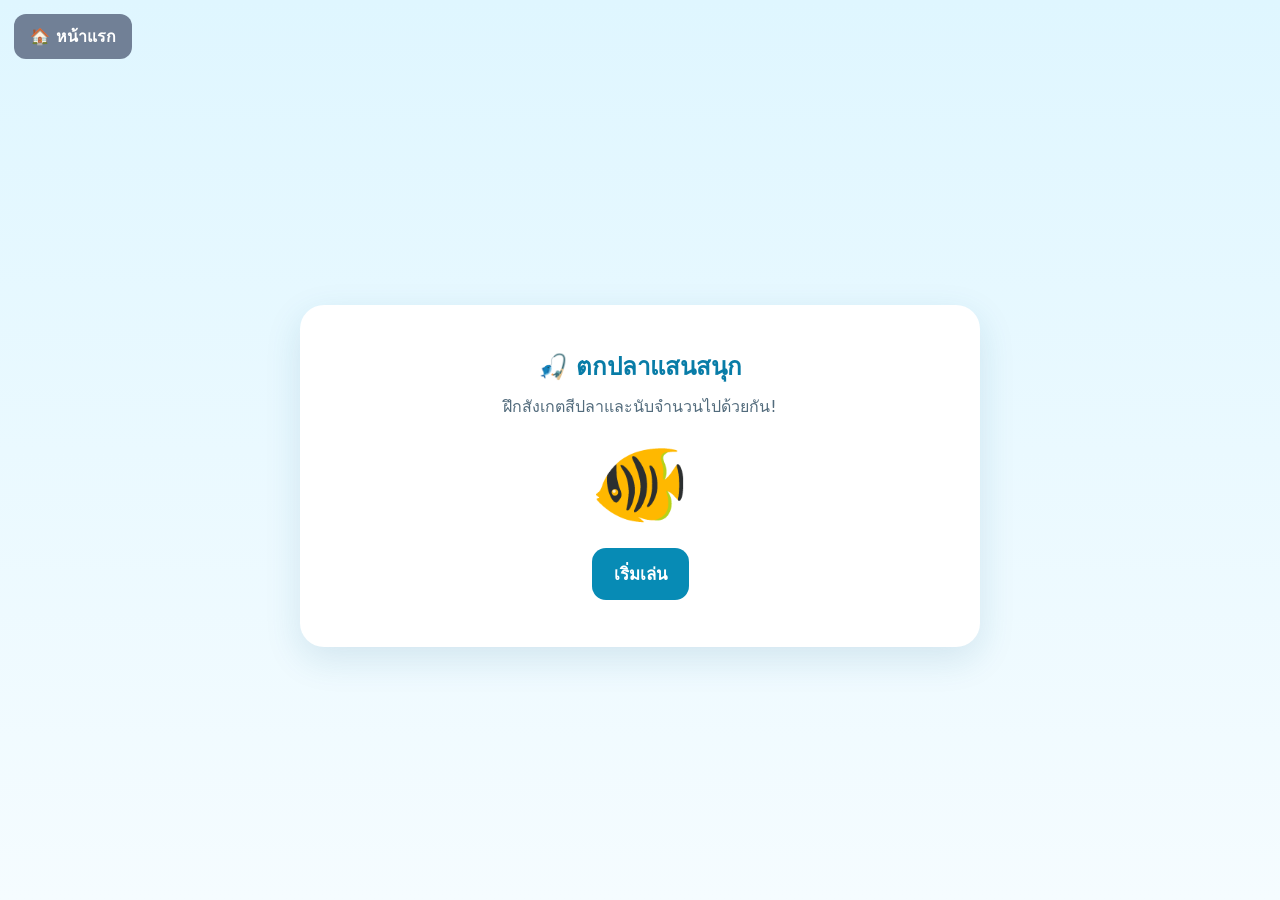
<file: fishing.html>
<!DOCTYPE html>
<html lang="th">
<head>
  <meta charset="UTF-8">
  <meta name="viewport" content="width=device-width, initial-scale=1">
  <title>ตกปลาแสนสนุก</title>

  <style>
    * {
      box-sizing: border-box;
    }

    body {
      margin: 0;
      min-height: 100vh;
      padding: 72px 20px 20px;
      display: grid;
      place-items: center;
      font-family: system-ui, sans-serif;
      color: #17324d;
      background: linear-gradient(#dff6ff, #f5fcff);
    }

    .home-link {
      position: fixed;
      top: 14px;
      left: 14px;
      z-index: 10;
      padding: 10px 16px;
      border-radius: 12px;
      color: white;
      background: #718096;
      font-weight: 700;
      text-decoration: none;
    }

    .home-link:hover {
      background: #526174;
    }

    .game {
      width: min(100%, 680px);
      padding: 24px;
      text-align: center;
      background: white;
      border-radius: 24px;
      box-shadow: 0 12px 36px #17618a22;
    }

    h1 {
      margin: 0 0 8px;
      color: #087ca7;
    }

    .intro {
      margin: 0 0 18px;
      color: #526b7c;
    }

    .home-screen {
      padding: 18px 8px;
    }

    .home-fish {
      margin: 12px 0;
      font-size: 5rem;
      animation: homeBob 1.2s ease-in-out infinite alternate;
    }

    @keyframes homeBob {
      from { transform: translateY(-6px) rotate(-5deg); }
      to { transform: translateY(6px) rotate(5deg); }
    }

    .mission {
      padding: 14px;
      margin: 16px 0;
      border-radius: 16px;
      background: #fff6d9;
      font-size: 1.15rem;
      font-weight: 700;
    }

    .pond {
      position: relative;
      min-height: 230px;
      overflow: hidden;
      border: 6px solid #a9e5ed;
      border-radius: 22px;
      background:
        radial-gradient(ellipse at 20% 25%, #ffffff55 0 2px, transparent 4px),
        radial-gradient(ellipse at 75% 65%, #ffffff44 0 3px, transparent 5px),
        linear-gradient(#61c9e8, #168bb9);
      background-size: 80px 70px, 110px 90px, auto;
    }

    .pond::before {
      content: "🌿";
      position: absolute;
      bottom: 8px;
      left: 18px;
      font-size: 2rem;
    }

    .pond::after {
      content: "🌿";
      position: absolute;
      right: 18px;
      bottom: 8px;
      font-size: 2rem;
    }

    .fish {
      position: absolute;
      top: 50%;
      left: 8%;
      font-size: 5rem;
      transform: translateY(-50%);
      filter: drop-shadow(0 5px 2px #064f6a55);
    }

    .fish.swimming {
      animation: swim 3s ease-in-out infinite alternate;
    }

    @keyframes swim {
      from {
        left: 8%;
        transform: translateY(calc(-50% - 10px)) scaleX(1);
        filter: hue-rotate(0deg) drop-shadow(0 5px 2px #064f6a55);
      }
      to {
        left: 72%;
        transform: translateY(calc(-50% + 10px)) scaleX(-1);
        filter: hue-rotate(240deg) drop-shadow(0 5px 2px #064f6a55);
      }
    }

    .status {
      min-height: 54px;
      margin: 14px 0 8px;
      font-size: 1.1rem;
      font-weight: 700;
    }

    .progress {
      margin: 8px 0 16px;
    }

    button {
      min-height: 52px;
      padding: 12px 22px;
      margin: 5px;
      border: 0;
      border-radius: 14px;
      color: white;
      background: #078bb5;
      font: inherit;
      font-size: 1.05rem;
      font-weight: 700;
      cursor: pointer;
      touch-action: manipulation;
    }

    button:hover {
      background: #066d91;
    }

    button:disabled {
      opacity: 0.55;
      cursor: not-allowed;
    }

    .secondary {
      color: #17617a;
      background: #e1f5fa;
    }

    .secondary:hover {
      background: #c8edf5;
    }

    .stars {
      margin-top: 12px;
      color: #e39a00;
      font-size: 1.25rem;
      font-weight: 700;
    }

    [hidden] {
      display: none !important;
    }

    @media (max-width: 480px) {
      body {
        padding: 70px 12px 12px;
      }

      .game {
        padding: 18px 12px;
      }

      .pond {
        min-height: 200px;
      }

      .fish {
        font-size: 4rem;
      }
    }
  </style>
</head>

<body>
  <a class="home-link" href="index.html">🏠 หน้าแรก</a>

  <main class="game">
    <section id="homeScreen" class="home-screen">
      <h1>🎣 ตกปลาแสนสนุก</h1>
      <p class="intro">ฝึกสังเกตสีปลาและนับจำนวนไปด้วยกัน!</p>
      <div class="home-fish" aria-hidden="true">🐠</div>
      <button id="startButton" type="button">เริ่มเล่น</button>
    </section>

    <section id="gameScreen" hidden>
      <h1>🎣 ตกปลาแสนสนุก</h1>
      <p class="intro">สังเกตสีปลา แล้วช่วยกันนับให้ครบภารกิจนะ!</p>

      <div class="mission" id="mission"></div>

      <div class="pond" aria-label="บ่อตกปลา">
        <div class="fish swimming" id="fish" aria-label="ปลาที่กำลังว่าย">🐟</div>
      </div>

      <div class="status" id="status" aria-live="polite">
        พร้อมแล้วหรือยัง? กดหย่อนเบ็ดได้เลย!
      </div>

      <div class="progress" id="progress"></div>

      <button id="actionButton" type="button">หย่อนเบ็ด</button>
      <button class="secondary" id="restartButton" type="button">เริ่มใหม่</button>

      <div class="stars" id="stars">ดาวที่ได้: 0 ⭐</div>
    </section>
  </main>

  <script>
    const fishTypes = [
      { emoji: "🐠", color: "สีส้ม" },
      { emoji: "🐟", color: "สีน้ำเงิน" },
      { emoji: "🐡", color: "สีเหลือง" },
      { emoji: "🐠", color: "สีแดง" },
      { emoji: "🐟", color: "สีเขียว" }
    ];

    const homeScreen = document.getElementById("homeScreen");
    const gameScreen = document.getElementById("gameScreen");
    const missionEl = document.getElementById("mission");
    const statusEl = document.getElementById("status");
    const progressEl = document.getElementById("progress");
    const fishEl = document.getElementById("fish");
    const starsEl = document.getElementById("stars");
    const actionButton = document.getElementById("actionButton");

    let targetFish;
    let caughtCount = 0;
    let stars = 0;
    let isWaitingForFish = false;
    let canReelIn = false;
    let fishingTimer = null;
    let missionTimer = null;

    function newMission() {
      targetFish = fishTypes[Math.floor(Math.random() * fishTypes.length)];
      caughtCount = 0;

      missionEl.textContent =
        `ภารกิจ: ตกปลา${targetFish.color}ให้ได้ 3 ตัว`;

      updateProgress();
    }

    function updateProgress() {
      progressEl.textContent = `ตกได้แล้ว ${caughtCount} / 3 ตัว`;
    }

    function startGame() {
      homeScreen.hidden = true;
      gameScreen.hidden = false;

      newMission();

      fishEl.textContent = "🐟";
      fishEl.classList.add("swimming");
      statusEl.textContent = "พร้อมแล้วหรือยัง? กดหย่อนเบ็ดได้เลย!";
      actionButton.disabled = false;
      actionButton.textContent = "หย่อนเบ็ด";
    }

    function castLine() {
      if (isWaitingForFish || canReelIn) return;

      isWaitingForFish = true;
      fishEl.classList.remove("swimming");
      fishEl.textContent = "🎣";

      actionButton.disabled = true;
      actionButton.textContent = "รอปลากินเหยื่อ...";
      statusEl.textContent = "ค่อย ๆ รอนะ... ปลาอาจกำลังว่ายมา";

      const waitTime = 1000 + Math.random() * 1800;

      fishingTimer = setTimeout(() => {
        isWaitingForFish = false;
        canReelIn = true;

        fishEl.textContent = "❗";
        statusEl.textContent = "ปลากินเหยื่อแล้ว! รีบดึงเบ็ดเลย!";
        actionButton.disabled = false;
        actionButton.textContent = "ดึงเบ็ด!";
      }, waitTime);
    }

    function reelIn() {
      if (!canReelIn) return;

      canReelIn = false;

      const caughtFish = fishTypes[
        Math.floor(Math.random() * fishTypes.length)
      ];

      fishEl.textContent = caughtFish.emoji;

      if (caughtFish.color === targetFish.color) {
        caughtCount++;
        statusEl.textContent = `เยี่ยมมาก! ได้ปลา${caughtFish.color} 🥳`;
        updateProgress();
      } else {
        statusEl.textContent =
          `ได้ปลา${caughtFish.color} ลองสังเกตสีเป้าหมายอีกครั้งนะ 🙂`;
      }

      fishEl.classList.add("swimming");

      if (caughtCount >= 3) {
        stars++;
        starsEl.textContent = `ดาวที่ได้: ${stars} ⭐`;
        statusEl.textContent = "ทำภารกิจสำเร็จแล้ว เก่งมาก! ⭐";
        actionButton.disabled = true;
        actionButton.textContent = "ภารกิจสำเร็จ!";

        missionTimer = setTimeout(() => {
          newMission();
          statusEl.textContent = "ภารกิจใหม่มาแล้ว! ลุยกันต่อเลย";
          actionButton.disabled = false;
          actionButton.textContent = "หย่อนเบ็ด";
        }, 1400);

        return;
      }

      actionButton.disabled = false;
      actionButton.textContent = "หย่อนเบ็ด";
    }

    function resetGame() {
      clearTimeout(fishingTimer);
      clearTimeout(missionTimer);

      caughtCount = 0;
      stars = 0;
      isWaitingForFish = false;
      canReelIn = false;

      starsEl.textContent = "ดาวที่ได้: 0 ⭐";
      fishEl.textContent = "🐟";
      fishEl.classList.add("swimming");
      statusEl.textContent = "เริ่มเล่นกันใหม่ได้เลย!";
      actionButton.disabled = false;
      actionButton.textContent = "หย่อนเบ็ด";

      newMission();
    }

    document
      .getElementById("startButton")
      .addEventListener("click", startGame);

    document
      .getElementById("restartButton")
      .addEventListener("click", resetGame);

    actionButton.addEventListener("click", () => {
      if (isWaitingForFish) return;

      if (canReelIn) {
        reelIn();
      } else {
        castLine();
      }
    });
  </script>
</body>
</html>
</file>
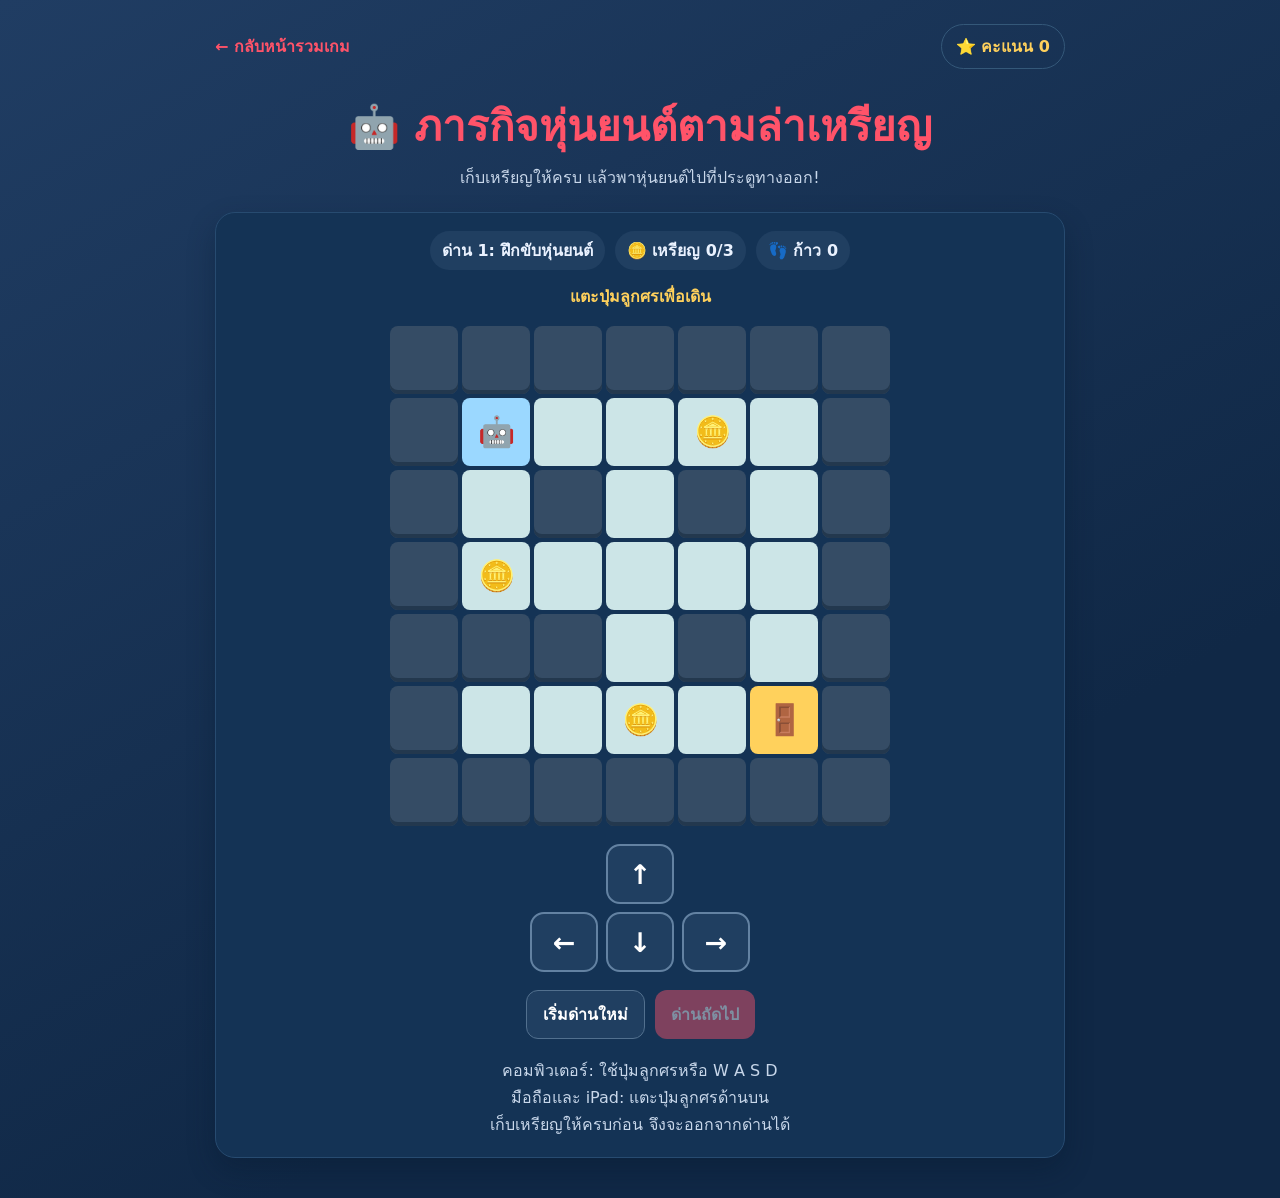
<file: maze.html>
<!DOCTYPE html>
<html lang="th">
<head>
  <meta charset="UTF-8">
  <meta name="viewport" content="width=device-width, initial-scale=1">
  <title>ภารกิจหุ่นยนต์ตามล่าเหรียญ</title>

  <style>
    :root {
      color-scheme: dark;
      font-family: system-ui, -apple-system, "Segoe UI", sans-serif;
      background: #102846;
      color: #f5f8ff;
    }

    * {
      box-sizing: border-box;
    }

    body {
      margin: 0;
      min-height: 100vh;
      padding: 24px 16px 40px;
      background: linear-gradient(150deg, #203d63, #102846 70%);
    }

    button, a {
      font: inherit;
    }

    .page {
      width: min(850px, 100%);
      margin: 0 auto;
    }

    header {
      display: flex;
      justify-content: space-between;
      align-items: center;
      gap: 12px;
      margin-bottom: 24px;
    }

    .back {
      color: #ff5369;
      text-decoration: none;
      font-weight: 700;
    }

    .score-pill {
      padding: 9px 14px;
      border: 1px solid #345879;
      border-radius: 999px;
      color: #ffd15c;
      font-weight: 700;
      white-space: nowrap;
    }

    h1 {
      margin: 10px 0 6px;
      text-align: center;
      color: #ff5369;
      font-size: clamp(26px, 6vw, 42px);
    }

    .subtitle {
      margin: 0 0 22px;
      text-align: center;
      color: #c8d7ea;
    }

    .panel {
      padding: 18px;
      border: 1px solid #274b70;
      border-radius: 20px;
      background: #143355;
      box-shadow: 0 12px 28px #07182d55;
    }

    .game-info {
      display: flex;
      flex-wrap: wrap;
      justify-content: center;
      gap: 10px;
      margin-bottom: 14px;
    }

    .badge {
      padding: 7px 12px;
      border-radius: 999px;
      background: #203f61;
      color: #eaf2ff;
      font-weight: 700;
    }

    #message {
      min-height: 28px;
      margin: 8px 0 14px;
      text-align: center;
      color: #ffd15c;
      font-weight: 700;
    }

    #board {
      display: grid;
      width: min(100%, 500px);
      margin: 0 auto;
      gap: 4px;
      touch-action: manipulation;
      user-select: none;
      -webkit-user-select: none;
    }

    .tile {
      display: grid;
      aspect-ratio: 1;
      place-items: center;
      border-radius: 8px;
      background: #d8e8ef;
      color: #102846;
      font-size: clamp(17px, 5vw, 30px);
      line-height: 1;
    }

    .tile.wall {
      background: #354c65;
      box-shadow: inset 0 -4px 0 #23384e;
    }

    .tile.path {
      background: #cce5e7;
    }

    .tile.exit {
      background: #ffd15c;
    }

    .tile.robot {
      background: #9bd8ff;
    }

    /* ปุ่มลูกศรบนหน้าจอ */
    .controls {
      display: grid;
      grid-template-columns: repeat(3, 68px);
      grid-template-rows: repeat(2, 60px);
      justify-content: center;
      gap: 8px;
      margin: 18px auto 0;
    }

    .control {
      display: grid;
      place-items: center;
      border: 2px solid #6382a2;
      border-radius: 14px;
      background: #203f61;
      color: white;
      font-size: 27px;
      font-weight: 800;
      cursor: pointer;
      touch-action: manipulation;
      -webkit-tap-highlight-color: transparent;
      user-select: none;
      -webkit-user-select: none;
    }

    .control:active {
      background: #ff5369;
      transform: scale(.96);
    }

    .control[data-dir="up"] {
      grid-column: 2;
      grid-row: 1;
    }

    .control[data-dir="left"] {
      grid-column: 1;
      grid-row: 2;
    }

    .control[data-dir="down"] {
      grid-column: 2;
      grid-row: 2;
    }

    .control[data-dir="right"] {
      grid-column: 3;
      grid-row: 2;
    }

    .actions {
      display: flex;
      justify-content: center;
      flex-wrap: wrap;
      gap: 10px;
      margin-top: 18px;
    }

    .action-button {
      min-height: 46px;
      border: 0;
      border-radius: 12px;
      padding: 11px 16px;
      background: #ff5369;
      color: white;
      font-weight: 800;
      cursor: pointer;
      touch-action: manipulation;
    }

    .action-button.secondary {
      border: 1px solid #52708e;
      background: #203f61;
    }

    .action-button:disabled {
      opacity: .45;
      cursor: not-allowed;
    }

    .help {
      margin: 18px auto 0;
      max-width: 600px;
      color: #c8d7ea;
      line-height: 1.7;
      text-align: center;
    }

    @media (max-width: 480px) {
      body {
        padding: 16px 10px 28px;
      }

      .panel {
        padding: 12px 8px;
      }

      #board {
        gap: 3px;
      }

      .tile {
        border-radius: 5px;
        font-size: clamp(16px, 6vw, 26px);
      }

      .controls {
        grid-template-columns: repeat(3, 64px);
        grid-template-rows: repeat(2, 58px);
      }
    }
  </style>
</head>

<body>
  <main class="page">
    <header>
      <a class="back" href="index.html">← กลับหน้ารวมเกม</a>
      <div class="score-pill">⭐ คะแนน <span id="score">0</span></div>
    </header>

    <h1>🤖 ภารกิจหุ่นยนต์ตามล่าเหรียญ</h1>
    <p class="subtitle">เก็บเหรียญให้ครบ แล้วพาหุ่นยนต์ไปที่ประตูทางออก!</p>

    <section class="panel" aria-label="เกมเขาวงกต">
      <div class="game-info">
        <span class="badge" id="levelLabel">ด่าน 1</span>
        <span class="badge">🪙 เหรียญ <span id="coinCount">0/0</span></span>
        <span class="badge">👣 ก้าว <span id="steps">0</span></span>
      </div>

      <div id="message" role="status" aria-live="polite">
        แตะปุ่มลูกศรเพื่อเดิน
      </div>

      <div id="board" aria-label="กระดานเขาวงกต"></div>

      <div class="controls" aria-label="ปุ่มบังคับทิศทาง">
        <button class="control" type="button" data-dir="up" aria-label="ขึ้น">↑</button>
        <button class="control" type="button" data-dir="left" aria-label="ซ้าย">←</button>
        <button class="control" type="button" data-dir="down" aria-label="ลง">↓</button>
        <button class="control" type="button" data-dir="right" aria-label="ขวา">→</button>
      </div>

      <div class="actions">
        <button class="action-button secondary" type="button" id="restartButton">
          เริ่มด่านใหม่
        </button>
        <button class="action-button" type="button" id="nextButton" disabled>
          ด่านถัดไป
        </button>
      </div>

      <p class="help">
        คอมพิวเตอร์: ใช้ปุ่มลูกศรหรือ W A S D<br>
        มือถือและ iPad: แตะปุ่มลูกศรด้านบน<br>
        เก็บเหรียญให้ครบก่อน จึงจะออกจากด่านได้
      </p>
    </section>
  </main>

  <script>
    "use strict";

    const levels = [
      {
        name: "ด่าน 1: ฝึกขับหุ่นยนต์",
        par: 16,
        map: [
          "#######",
          "#S..C.#",
          "#.#.#.#",
          "#C....#",
          "###.#.#",
          "#..C.E#",
          "#######"
        ]
      },
      {
        name: "ด่าน 2: ทางเดินคดเคี้ยว",
        par: 22,
        map: [
          "########",
          "#S..#..#",
          "#...#C.#",
          "#......#",
          "#C.##..#",
          "#...#..#",
          "##..C.E#",
          "########"
        ]
      },
      {
        name: "ด่าน 3: ห้องทดลองลับ",
        par: 25,
        map: [
          "#########",
          "#S..#...#",
          "#.#.#.#C#",
          "#.#.....#",
          "#C..#...#",
          "###.###.#",
          "#...C...#",
          "#.#.#.#E#",
          "#########"
        ]
      },
      {
        name: "ด่าน 4: สะพานพลังงาน",
        par: 24,
        map: [
          "########",
          "#S...C.#",
          "#.#.##.#",
          "#.#....#",
          "#C..##.#",
          "###....#",
          "#...C.E#",
          "########"
        ]
      },
      {
        name: "ด่าน 5: ภารกิจสุดท้าย",
        par: 28,
        map: [
          "#########",
          "#S..#...#",
          "#.#.#.#C#",
          "#.#.....#",
          "#C..#...#",
          "###.###.#",
          "#...C...#",
          "#.#.#.#E#",
          "#########"
        ]
      }
    ];

    const SAVE_KEY = "robotMazeSave";

    function readSavedScore() {
      try {
        const saved = JSON.parse(localStorage.getItem(SAVE_KEY) || "{}");
        return Number(saved.score) || 0;
      } catch (error) {
        return 0;
      }
    }

    let totalScore = readSavedScore();
    let levelIndex = 0;
    let player = { row: 0, col: 0 };
    let exit = { row: 0, col: 0 };
    let walls = new Set();
    let coins = new Set();
    let initialCoinCount = 0;
    let steps = 0;
    let won = false;

    const board = document.getElementById("board");
    const message = document.getElementById("message");
    const nextButton = document.getElementById("nextButton");

    function saveScore() {
      document.getElementById("score").textContent = totalScore;

      try {
        localStorage.setItem(SAVE_KEY, JSON.stringify({ score: totalScore }));
      } catch (error) {
        // เกมยังเล่นได้ แม้เบราว์เซอร์จะปิดการบันทึกข้อมูลไว้
      }
    }

    function cellKey(row, col) {
      return `${row},${col}`;
    }

    function loadLevel() {
      const level = levels[levelIndex];

      walls = new Set();
      coins = new Set();
      steps = 0;
      won = false;
      nextButton.disabled = true;
      nextButton.textContent = "ด่านถัดไป";

      level.map.forEach((line, row) => {
        [...line].forEach((cell, col) => {
          if (cell === "S") {
            player = { row, col };
          } else if (cell === "E") {
            exit = { row, col };
          } else if (cell === "#") {
            walls.add(cellKey(row, col));
          } else if (cell === "C") {
            coins.add(cellKey(row, col));
          }
        });
      });

      initialCoinCount = coins.size;
      document.getElementById("levelLabel").textContent = level.name;
      message.textContent = "แตะปุ่มลูกศรเพื่อเดิน";
      render();
    }

    function render() {
      const map = levels[levelIndex].map;
      const width = map[0].length;

      board.style.gridTemplateColumns = `repeat(${width}, 1fr)`;
      board.innerHTML = "";

      map.forEach((line, row) => {
        [...line].forEach((cell, col) => {
          const tile = document.createElement("div");
          tile.className = "tile";

          if (cell === "#") {
            tile.classList.add("wall");
          } else {
            tile.classList.add("path");
          }

          const spot = cellKey(row, col);

          if (row === exit.row && col === exit.col) {
            tile.classList.add("exit");
            tile.textContent = "🚪";
          }

          if (coins.has(spot)) {
            tile.textContent = "🪙";
          }

          if (row === player.row && col === player.col) {
            tile.classList.add("robot");
            tile.textContent = "🤖";
          }

          board.appendChild(tile);
        });
      });

      document.getElementById("coinCount").textContent =
        `${initialCoinCount - coins.size}/${initialCoinCount}`;

      document.getElementById("steps").textContent = steps;
      saveScore();
    }

    function move(direction) {
      if (won) return;

      const deltas = {
        up: [-1, 0],
        down: [1, 0],
        left: [0, -1],
        right: [0, 1]
      };

      const delta = deltas[direction];
      if (!delta) return;

      const nextRow = player.row + delta[0];
      const nextCol = player.col + delta[1];
      const map = levels[levelIndex].map;

      // ป้องกันเดินออกนอกกระดานหรือชนกำแพง
      if (
        nextRow < 0 ||
        nextRow >= map.length ||
        nextCol < 0 ||
        nextCol >= map[nextRow].length ||
        walls.has(cellKey(nextRow, nextCol))
      ) {
        return;
      }

      player = { row: nextRow, col: nextCol };
      steps++;

      const spot = cellKey(nextRow, nextCol);

      if (coins.has(spot)) {
        coins.delete(spot);
        message.textContent = "เก็บเหรียญได้แล้ว! ไปต่อเลย";
      }

      render();

      if (player.row === exit.row && player.col === exit.col) {
        if (coins.size === 0) {
          finishLevel();
        } else {
          message.textContent = `ยังเหลือเหรียญอีก ${coins.size} เหรียญ ไปเก็บก่อนนะ`;
        }
      }
    }

    function finishLevel() {
      if (won) return;

      won = true;

      const bonus = Math.max(0, (levels[levelIndex].par - steps) * 2);
      const earned = initialCoinCount * 10 + 50 + bonus;

      totalScore += earned;
      saveScore();

      message.textContent = `ผ่านด่านแล้ว! ได้ ${earned} คะแนน ⭐`;
      nextButton.disabled = false;
      nextButton.textContent =
        levelIndex === levels.length - 1
          ? "กลับไปเล่นด่านแรก"
          : "ด่านถัดไป";
    }

    document.addEventListener("keydown", event => {
      const keys = {
        ArrowUp: "up",
        ArrowDown: "down",
        ArrowLeft: "left",
        ArrowRight: "right",
        w: "up",
        W: "up",
        s: "down",
        S: "down",
        a: "left",
        A: "left",
        d: "right",
        D: "right"
      };

      const direction = keys[event.key];

      if (direction) {
        event.preventDefault();
        move(direction);
      }
    });

    document.querySelectorAll(".control").forEach(button => {
      button.addEventListener("click", () => {
        move(button.dataset.dir);
      });
    });

    document.getElementById("restartButton").addEventListener("click", loadLevel);

    nextButton.addEventListener("click", () => {
      if (levelIndex < levels.length - 1) {
        levelIndex++;
      } else {
        levelIndex = 0;
      }

      loadLevel();
    });

    document.getElementById("score").textContent = totalScore;
    loadLevel();
  </script>
</body>
</html>
</file>
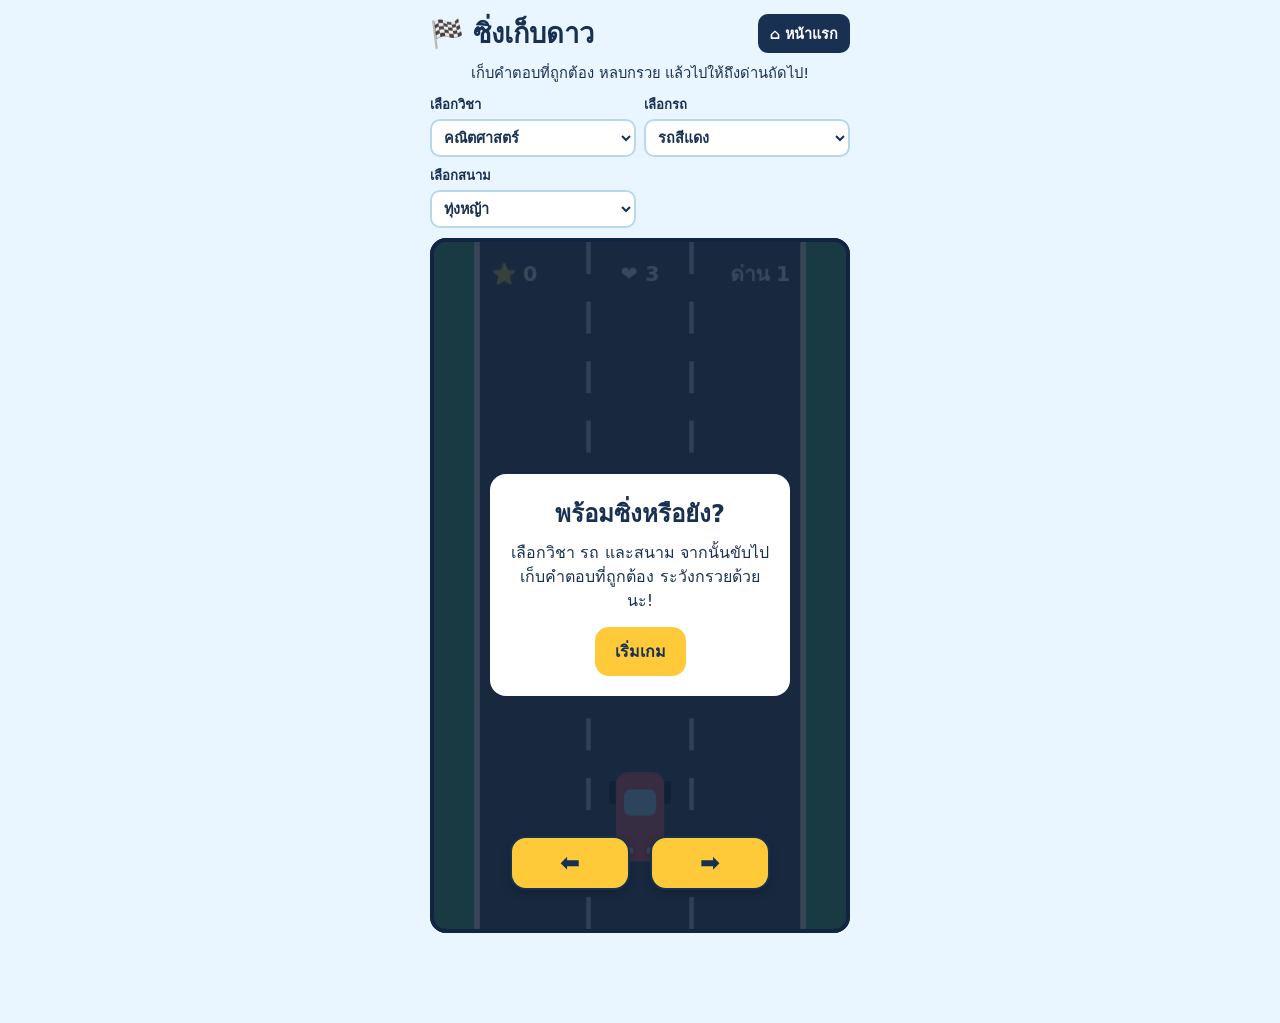
<file: sing-kep-dao.html>
<!DOCTYPE html>
<html lang="th">
<head>
  <meta charset="UTF-8">
  <meta name="viewport" content="width=device-width, initial-scale=1, viewport-fit=cover">
  <meta name="theme-color" content="#eaf6ff">
  <title>ซิ่งเก็บดาว</title>

  <style>
    * {
      box-sizing: border-box;
    }

    body {
      margin: 0;
      min-height: 100vh;
      min-height: 100dvh;
      padding: 12px 12px calc(90px + env(safe-area-inset-bottom));
      background: #eaf6ff;
      color: #183153;
      font-family: system-ui, sans-serif;
    }

    .game {
      width: min(100%, 420px);
      margin: 0 auto;
      text-align: center;
    }

    .game-top {
      display: flex;
      justify-content: space-between;
      align-items: center;
      gap: 8px;
      margin-bottom: 6px;
    }

    h1 {
      margin: 0;
      font-size: clamp(1.25rem, 5vw, 1.7rem);
    }

    .home-btn {
      flex: 0 0 auto;
      padding: 8px 12px;
      border-radius: 10px;
      background: #183153;
      color: white;
      text-decoration: none;
      font-weight: 700;
      font-size: .9rem;
    }

    .home-btn:hover {
      background: #294b73;
    }

    .help {
      margin: 0 0 10px;
      font-size: .92rem;
    }

    .options {
      display: grid;
      grid-template-columns: 1fr 1fr;
      gap: 8px;
      margin-bottom: 10px;
      text-align: left;
    }

    .options label {
      font-size: .82rem;
      font-weight: 700;
    }

    .options select {
      width: 100%;
      margin-top: 4px;
      padding: 8px;
      border: 2px solid #b9d7ec;
      border-radius: 10px;
      background: white;
      color: #183153;
      font: inherit;
      font-size: .9rem;
    }

    .stage {
      position: relative;
      width: 100%;
    }

    canvas {
      display: block;
      width: 100%;
      height: auto;
      border: 4px solid #183153;
      border-radius: 16px;
      background: #333;
      touch-action: none;
    }

    .overlay {
      position: absolute;
      inset: 0;
      display: grid;
      place-items: center;
      padding: 18px;
      border-radius: 16px;
      background: rgba(16, 36, 61, .83);
      color: white;
      z-index: 5;
    }

    .overlay.hidden {
      display: none;
    }

    .panel {
      width: min(100%, 300px);
      padding: 20px;
      border-radius: 16px;
      background: white;
      color: #183153;
    }

    .panel h2 {
      margin: 0 0 8px;
    }

    .panel p {
      line-height: 1.5;
      margin: 0 0 14px;
    }

    button {
      border: 0;
      border-radius: 14px;
      padding: 12px 20px;
      background: #ffca3a;
      color: #183153;
      font: inherit;
      font-weight: 800;
      cursor: pointer;
      touch-action: manipulation;
      -webkit-tap-highlight-color: transparent;
    }

    button:active {
      transform: scale(.97);
    }

    .controls {
      position: fixed;
      left: 50%;
      bottom: calc(10px + env(safe-area-inset-bottom));
      z-index: 20;
      display: flex;
      justify-content: center;
      gap: 20px;
      width: min(calc(100% - 24px), 300px);
      transform: translateX(-50%);
      pointer-events: none;
    }

    .controls button {
      width: 120px;
      min-height: 54px;
      padding: 8px 16px;
      border: 2px solid #183153;
      border-radius: 16px;
      background: #ffca3a;
      font-size: 1.5rem;
      box-shadow: 0 4px 10px rgba(0, 0, 0, .2);
      pointer-events: auto;
      touch-action: none;
      -webkit-user-select: none;
      user-select: none;
    }

    @media (max-height: 700px) {
      body {
        padding-top: 8px;
      }

      .help {
        margin-bottom: 6px;
      }

      .options {
        margin-bottom: 6px;
      }

      .controls button {
        min-height: 48px;
      }
    }
  </style>
</head>

<body>
  <main class="game">
    <div class="game-top">
      <h1>🏁 ซิ่งเก็บดาว</h1>
      <a class="home-btn" href="index.html">⌂ หน้าแรก</a>
    </div>

    <p class="help">เก็บคำตอบที่ถูกต้อง หลบกรวย แล้วไปให้ถึงด่านถัดไป!</p>

    <div class="options">
      <label>
        เลือกวิชา
        <select id="subject">
          <option value="math">คณิตศาสตร์</option>
          <option value="thai">ภาษาไทย</option>
          <option value="english">ภาษาอังกฤษ</option>
          <option value="general">ความรู้ทั่วไป</option>
        </select>
      </label>

      <label>
        เลือกรถ
        <select id="carColor">
          <option value="#ff595e">รถสีแดง</option>
          <option value="#1982c4">รถสีน้ำเงิน</option>
          <option value="#8ac926">รถสีเขียว</option>
          <option value="#9b5de5">รถสีม่วง</option>
        </select>
      </label>

      <label>
        เลือกสนาม
        <select id="track">
          <option value="meadow">ทุ่งหญ้า</option>
          <option value="desert">ทะเลทราย</option>
          <option value="space">อวกาศ</option>
        </select>
      </label>
    </div>

    <div class="stage">
      <canvas id="gameCanvas" width="360" height="600" aria-label="สนามเกมซิ่งเก็บดาว"></canvas>

      <div class="overlay" id="overlay">
        <div class="panel">
          <h2 id="overlayTitle">พร้อมซิ่งหรือยัง?</h2>
          <p id="overlayText">
            เลือกวิชา รถ และสนาม จากนั้นขับไปเก็บคำตอบที่ถูกต้อง ระวังกรวยด้วยนะ!
          </p>
          <button id="startButton" type="button">เริ่มเกม</button>
        </div>
      </div>
    </div>
  </main>

  <div class="controls" aria-label="ปุ่มควบคุมรถ">
    <button id="leftButton" type="button" aria-label="เลี้ยวซ้าย">⬅️</button>
    <button id="rightButton" type="button" aria-label="เลี้ยวขวา">➡️</button>
  </div>

  <script>
    "use strict";

    const canvas = document.getElementById("gameCanvas");
    const ctx = canvas.getContext("2d");

    const overlay = document.getElementById("overlay");
    const overlayTitle = document.getElementById("overlayTitle");
    const overlayText = document.getElementById("overlayText");
    const startButton = document.getElementById("startButton");

    const subjectSelect = document.getElementById("subject");
    const carSelect = document.getElementById("carColor");
    const trackSelect = document.getElementById("track");

    const W = canvas.width;
    const H = canvas.height;
    const laneX = [90, 180, 270];
    const carY = 500;

    let lane = 1;
    let score = 0;
    let lives = 3;
    let stage = 1;
    let speed = 170;
    let answers = [];
    let cones = [];
    let running = false;
    let lastTime = 0;
    let answerTimer = 0;
    let coneTimer = 0;
    let roadOffset = 0;
    let message = "เก็บคำตอบให้ถูกนะ!";
    let messageTimer = 0;

    const questionBanks = {
      thai: [
        { q: "คำตรงข้ามของ “สูง” คือ?", choices: ["ต่ำ", "กว้าง", "ยาว"], correct: 0 },
        { q: "คำใดเป็นชื่อสัตว์?", choices: ["แมว", "โต๊ะ", "วิ่ง"], correct: 0 },
        { q: "คำใดเป็นผลไม้?", choices: ["มะม่วง", "รองเท้า", "ดินสอ"], correct: 0 },
        { q: "คำใดหมายถึงรวดเร็ว?", choices: ["ไว", "ช้า", "หนัก"], correct: 0 },
        { q: "คำใดเป็นสี?", choices: ["สีฟ้า", "เก้าอี้", "กระโดด"], correct: 0 }
      ],

      english: [
        { q: "“Cat” แปลว่าอะไร?", choices: ["แมว", "สุนัข", "นก"], correct: 0 },
        { q: "“Red” คือสีอะไร?", choices: ["สีแดง", "สีเขียว", "สีฟ้า"], correct: 0 },
        { q: "“One” หมายถึงเลขใด?", choices: ["1", "2", "3"], correct: 0 },
        { q: "“Apple” คืออะไร?", choices: ["แอปเปิล", "กล้วย", "ส้ม"], correct: 0 },
        { q: "“Happy” แปลว่าอะไร?", choices: ["มีความสุข", "เหนื่อย", "หิว"], correct: 0 }
      ],

      general: [
        { q: "สัตว์ชนิดใดบินได้?", choices: ["นก", "ปลา", "เต่า"], correct: 0 },
        { q: "ดวงอาทิตย์ขึ้นทางทิศใด?", choices: ["ตะวันออก", "เหนือ", "ใต้"], correct: 0 },
        { q: "เรามองเห็นด้วยอะไร?", choices: ["ตา", "หู", "จมูก"], correct: 0 },
        { q: "น้ำแข็งเกิดจากอะไร?", choices: ["น้ำเย็นจัด", "ทราย", "ควัน"], correct: 0 },
        { q: "หนึ่งวันมีกี่ชั่วโมง?", choices: ["24", "12", "60"], correct: 0 }
      ]
    };

    function shuffle(array) {
      const result = [...array];

      for (let i = result.length - 1; i > 0; i--) {
        const j = Math.floor(Math.random() * (i + 1));
        [result[i], result[j]] = [result[j], result[i]];
      }

      return result;
    }

    function makeMathQuestion() {
      let a;
      let b;
      let answer;
      let questionText;

      if (stage >= 3 && Math.random() < 0.35) {
        a = Math.floor(Math.random() * 5) + 2;
        b = Math.floor(Math.random() * 5) + 2;
        answer = a * b;
        questionText = `${a} × ${b} = ?`;
      } else if (Math.random() < 0.35) {
        a = Math.floor(Math.random() * 15) + 5;
        b = Math.floor(Math.random() * Math.min(a, 9)) + 1;
        answer = a - b;
        questionText = `${a} − ${b} = ?`;
      } else {
        a = Math.floor(Math.random() * 9) + 1;
        b = Math.floor(Math.random() * 9) + 1;
        answer = a + b;
        questionText = `${a} + ${b} = ?`;
      }

      const choices = [answer];

      while (choices.length < 3) {
        const offset = Math.floor(Math.random() * 9) - 4;
        const wrongAnswer = answer + (offset === 0 ? 5 : offset);

        if (wrongAnswer >= 0 && !choices.includes(wrongAnswer)) {
          choices.push(wrongAnswer);
        }
      }

      return { q: questionText, choices, correct: 0 };
    }

    function makeQuestion() {
      if (subjectSelect.value === "math") {
        return makeMathQuestion();
      }

      const bank = questionBanks[subjectSelect.value];
      return bank[Math.floor(Math.random() * bank.length)];
    }

    function spawnAnswer() {
      const question = makeQuestion();
      const choicesWithAnswers = question.choices.map((text, index) => ({
        text: String(text),
        correct: index === question.correct
      }));
      const shuffledChoices = shuffle(choicesWithAnswers);

      answers.push({
        y: -35,
        question: question.q,
        choices: shuffledChoices.map(item => item.text),
        correctLane: shuffledChoices.findIndex(item => item.correct),
        checked: false
      });
    }

    function startGame() {
      lane = 1;
      score = 0;
      lives = 3;
      stage = 1;
      speed = 170;
      answers = [];
      cones = [];
      answerTimer = 0;
      coneTimer = 1.5;
      roadOffset = 0;
      message = "เก็บคำตอบให้ถูกนะ!";
      messageTimer = 2;

      spawnAnswer();

      running = true;
      lastTime = performance.now();
      startButton.textContent = "เริ่มเกม";
      overlay.classList.add("hidden");

      requestAnimationFrame(gameLoop);
    }

    function move(direction) {
      if (!running) return;
      lane = Math.max(0, Math.min(2, lane + direction));
    }

    function bindControl(button, direction) {
      button.addEventListener("pointerdown", event => {
        event.preventDefault();
        move(direction);
      });
    }

    bindControl(document.getElementById("leftButton"), -1);
    bindControl(document.getElementById("rightButton"), 1);

    document.addEventListener("keydown", event => {
      if (event.key === "ArrowLeft" || event.key.toLowerCase() === "a") {
        event.preventDefault();
        move(-1);
      }

      if (event.key === "ArrowRight" || event.key.toLowerCase() === "d") {
        event.preventDefault();
        move(1);
      }
    });

    startButton.addEventListener("click", startGame);

    function endGame() {
      running = false;
      overlayTitle.textContent = "จบเกมแล้ว!";
      overlayText.textContent =
        `เก็บดาวได้ ${score} ดวง และไปถึงด่าน ${stage} ลองเล่นอีกครั้งเพื่อทำคะแนนให้สูงขึ้นนะ`;
      startButton.textContent = "เล่นอีกครั้ง";
      overlay.classList.remove("hidden");
    }

    function update(dt) {
      const newStage = Math.floor(score / 5) + 1;

      if (newStage > stage) {
        stage = newStage;
        message = `เก่งมาก! เข้าสู่ด่าน ${stage}`;
        messageTimer = 1.8;
      }

      speed = Math.min(330, 170 + (stage - 1) * 25);
      roadOffset = (roadOffset + speed * dt) % 70;

      answerTimer += dt;
      coneTimer += dt;

      if (messageTimer > 0) {
        messageTimer -= dt;
      }

      const answerInterval = Math.max(1.8, 2.5 - stage * 0.08);

      if (answerTimer >= answerInterval) {
        answerTimer = 0;
        spawnAnswer();
      }

      const coneInterval = Math.max(1.6, 3.1 - stage * 0.12);

      if (coneTimer >= coneInterval) {
        coneTimer = 0;
        cones.push({
          y: -35,
          lane: Math.floor(Math.random() * 3),
          checked: false
        });
      }

      for (const item of answers) {
        item.y += speed * dt;

        if (!item.checked && item.y >= carY - 18) {
          item.checked = true;

          if (item.correctLane === lane) {
            score++;
            message = "เยี่ยมมาก! ได้รับ 1 ดาว";
            messageTimer = 1.2;
          } else {
            lives--;
            message = "ยังไม่ถูก ลองข้อต่อไปนะ";
            messageTimer = 1.3;
          }
        }
      }

      for (const cone of cones) {
        cone.y += speed * dt;

        if (!cone.checked && cone.y >= carY - 18) {
          cone.checked = true;

          if (cone.lane === lane) {
            lives--;
            message = "ชนกรวยแล้ว ระวังหน่อย!";
            messageTimer = 1.2;
          }
        }
      }

      answers = answers.filter(item => item.y < H + 60);
      cones = cones.filter(cone => cone.y < H + 60);

      if (lives <= 0) {
        endGame();
      }
    }

    function drawRoad() {
      const track = trackSelect.value;

      if (track === "desert") {
        ctx.fillStyle = "#e8b45a";
      } else if (track === "space") {
        ctx.fillStyle = "#171633";
      } else {
        ctx.fillStyle = "#48a868";
      }

      ctx.fillRect(0, 0, W, H);

      if (track === "space") {
        ctx.fillStyle = "#ffffff";

        for (let i = 0; i < 28; i++) {
          const x = (i * 47 + 19) % W;
          const y = (i * 83 + 31) % H;
          ctx.fillRect(x, y, 2, 2);
        }
      }

      if (track === "desert") {
        ctx.fillStyle = "#d99d43";
        ctx.beginPath();
        ctx.arc(310, 90, 24, 0, Math.PI * 2);
        ctx.fill();
      }

      ctx.fillStyle = "#42464b";
      ctx.fillRect(35, 0, 290, H);

      ctx.fillStyle = "#f8f1d4";
      ctx.fillRect(35, 0, 5, H);
      ctx.fillRect(320, 0, 5, H);

      ctx.strokeStyle = "rgba(255,255,255,.75)";
      ctx.lineWidth = 4;
      ctx.setLineDash([28, 24]);
      ctx.lineDashOffset = -roadOffset;
      ctx.beginPath();
      ctx.moveTo(135, 0);
      ctx.lineTo(135, H);
      ctx.moveTo(225, 0);
      ctx.lineTo(225, H);
      ctx.stroke();
      ctx.setLineDash([]);
    }

    function drawCar() {
      const x = laneX[lane];

      ctx.fillStyle = "#15191d";
      ctx.fillRect(x - 27, carY + 23, 12, 20);
      ctx.fillRect(x + 15, carY + 23, 12, 20);
      ctx.fillRect(x - 27, carY - 29, 12, 20);
      ctx.fillRect(x + 15, carY - 29, 12, 20);

      ctx.fillStyle = carSelect.value;
      ctx.beginPath();
      ctx.roundRect(x - 21, carY - 37, 42, 78, 11);
      ctx.fill();

      ctx.fillStyle = "#b7eeff";
      ctx.beginPath();
      ctx.roundRect(x - 14, carY - 22, 28, 23, 6);
      ctx.fill();

      ctx.fillStyle = "#fff2a6";
      ctx.fillRect(x - 15, carY + 29, 9, 5);
      ctx.fillRect(x + 6, carY + 29, 9, 5);
    }

    function drawChoice(text, x, y) {
      const boxWidth = 78;
      const boxHeight = 44;

      ctx.fillStyle = "#ffca3a";
      ctx.beginPath();
      ctx.roundRect(x - boxWidth / 2, y - boxHeight / 2, boxWidth, boxHeight, 10);
      ctx.fill();

      let fontSize = 15;
      ctx.textAlign = "center";
      ctx.textBaseline = "middle";

      do {
        ctx.font = `bold ${fontSize}px system-ui`;
        if (ctx.measureText(text).width <= boxWidth - 10) break;
        fontSize--;
      } while (fontSize > 9);

      ctx.fillStyle = "#183153";
      ctx.fillText(text, x, y, boxWidth - 8);
    }

    function draw() {
      drawRoad();

      ctx.textAlign = "center";
      ctx.textBaseline = "alphabetic";
      ctx.font = "bold 18px system-ui";
      ctx.fillStyle = "white";
      ctx.fillText(`⭐ ${score}`, 70, 34);
      ctx.fillText(`❤️ ${lives}`, 180, 34);
      ctx.fillText(`ด่าน ${stage}`, 285, 34);

      for (const item of answers) {
        ctx.font = "bold 15px system-ui";
        ctx.fillStyle = "#ffeb75";
        ctx.fillText(item.question, 180, item.y - 31);

        item.choices.forEach((choice, index) => {
          drawChoice(choice, laneX[index], item.y);
        });
      }

      for (const cone of cones) {
        const x = laneX[cone.lane];

        ctx.fillStyle = "#ff7b00";
        ctx.beginPath();
        ctx.moveTo(x, cone.y - 22);
        ctx.lineTo(x - 20, cone.y + 18);
        ctx.lineTo(x + 20, cone.y + 18);
        ctx.closePath();
        ctx.fill();

        ctx.fillStyle = "white";
        ctx.fillRect(x - 13, cone.y + 4, 26, 5);
      }

      drawCar();

      if (messageTimer > 0) {
        ctx.font = "bold 16px system-ui";
        ctx.textAlign = "center";
        ctx.fillStyle = "white";
        ctx.fillText(message, 180, 570);
      }
    }

    function gameLoop(now) {
      if (!running) return;

      const dt = Math.min((now - lastTime) / 1000, 0.05);
      lastTime = now;

      update(dt);
      draw();

      if (running) {
        requestAnimationFrame(gameLoop);
      }
    }

    draw();
  </script>
</body>
</html>
</file>
